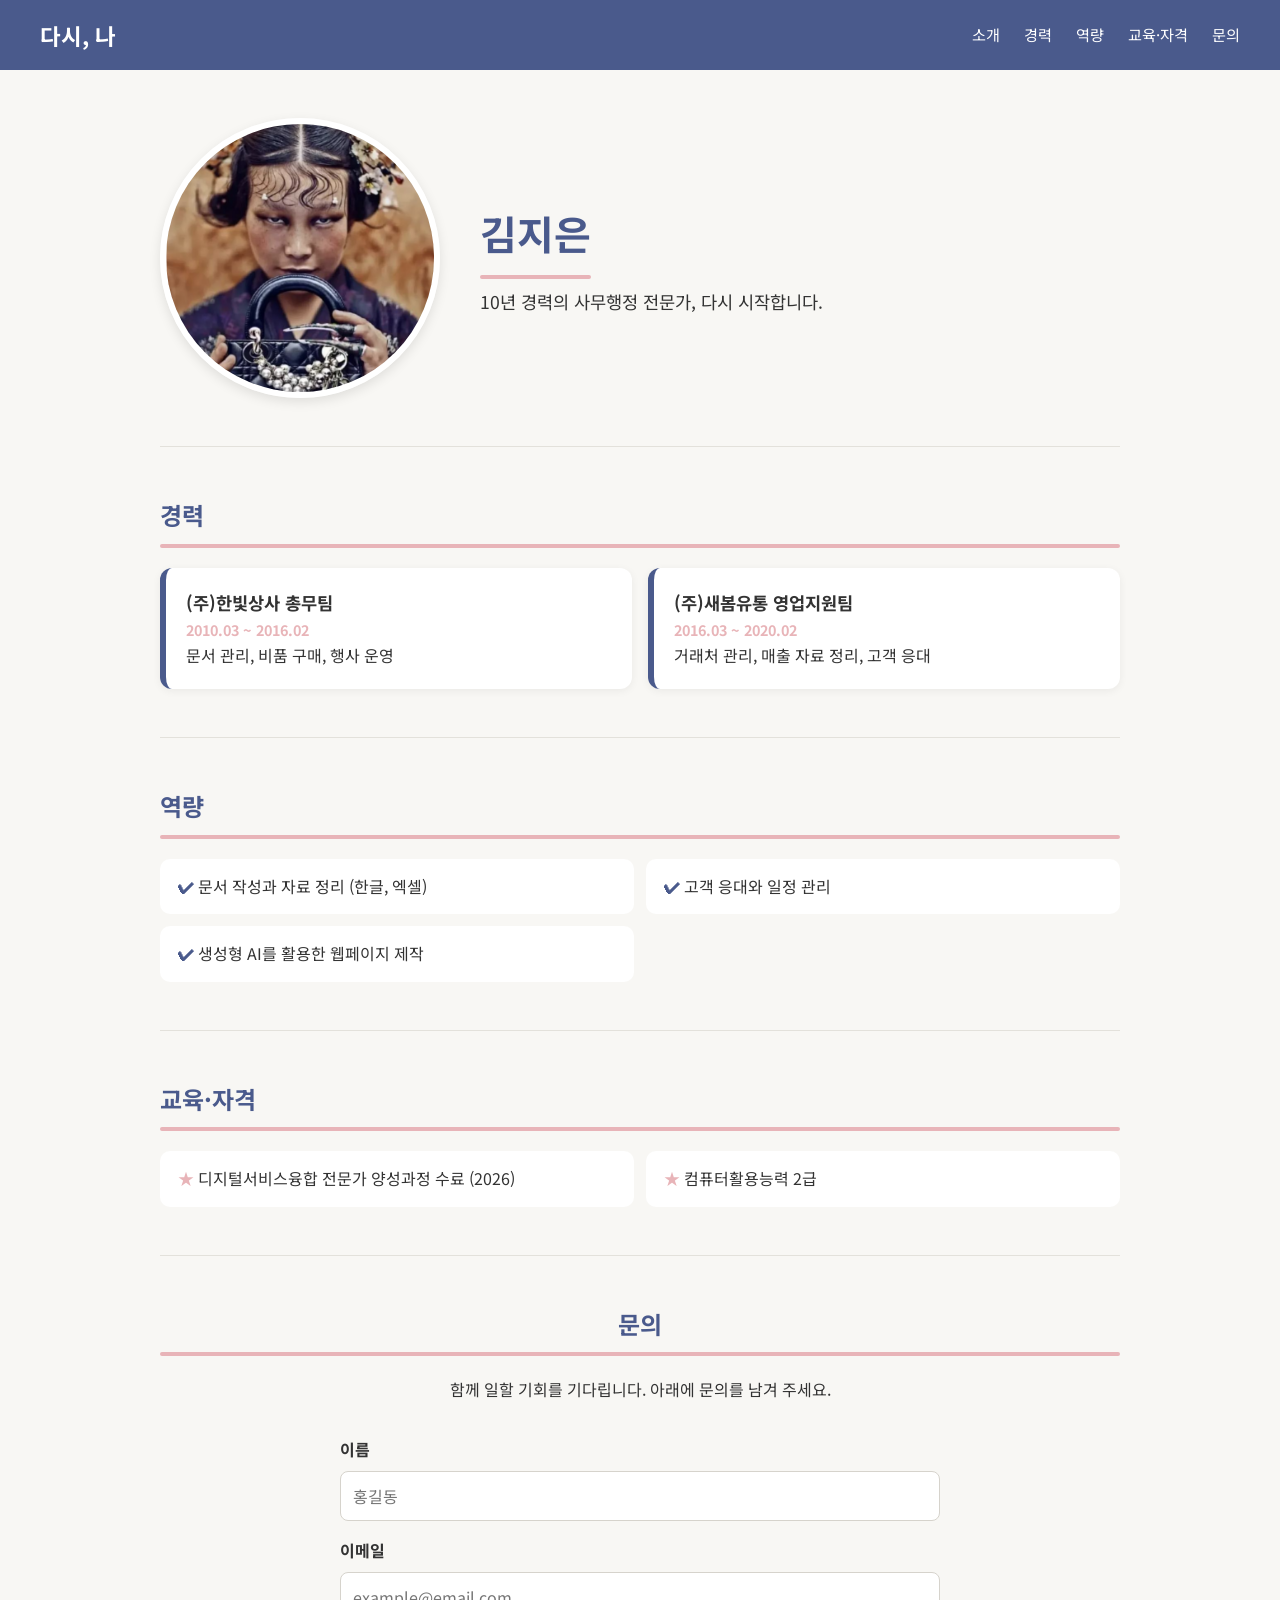
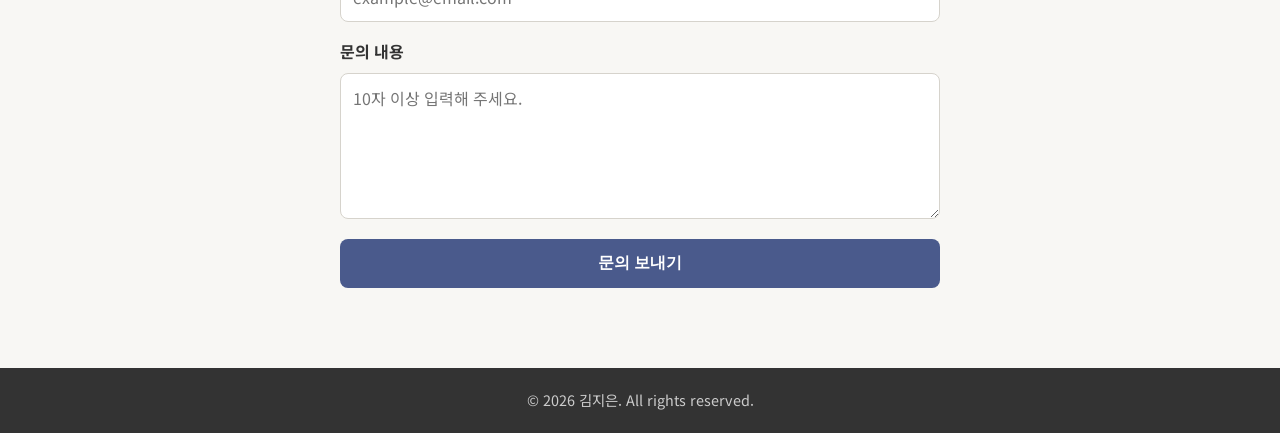
<file: public/index.html>
<!DOCTYPE html>
<html lang="ko">
<head>
  <!-- 문자 인코딩: 한글이 깨지지 않도록 설정 -->
  <meta charset="UTF-8">
  <!-- 모바일 화면 크기에 맞추는 설정 (2일차 반응형에서 사용) -->
  <meta name="viewport" content="width=device-width, initial-scale=1.0">
  <title>다시, 나 | 김지은 포트폴리오</title>

  <!-- Google Fonts: Noto Sans KR 글꼴 연결 -->
  <link rel="preconnect" href="https://fonts.googleapis.com">
  <link rel="preconnect" href="https://fonts.gstatic.com" crossorigin>
  <link href="https://fonts.googleapis.com/css2?family=Noto+Sans+KR:wght@400;700&display=swap" rel="stylesheet">

  <!-- 외부 CSS 파일 연결 -->
  <link rel="stylesheet" href="css/style.css">

  <!-- 외부 JavaScript 파일 연결 (defer: 화면을 다 읽은 뒤 실행) -->
  <script src="js/script.js" defer></script>
</head>
<body>

    <!-- 머리 영역: 사이트 이름, 휴대폰 메뉴 버튼, 메뉴 -->
  <header>
    <h1>다시, 나</h1>
    <!-- 휴대폰 메뉴 버튼 (3일차 추가) -->
    <button type="button" id="menu-btn" aria-label="메뉴 열기" aria-expanded="false">☰</button>
    <nav id="main-nav">
      <ul>
        <li><a href="#about">소개</a></li>
        <li><a href="#career">경력</a></li>
        <li><a href="#skills">역량</a></li>
        <li><a href="#education">교육·자격</a></li>
        <li><a href="#contact">문의</a></li>
      </ul>
    </nav>
  </header>

  <main>
    <!-- 소개 영역: 프로필 사진과 한 줄 소개 -->
    <section id="about">
      <img src="/public/img/스크린샷 2026-09-22 172156.png" alt="김길동 프로필 사진" width="400" height="400">
      <h2>김지은</h2>
      <p>10년 경력의 사무행정 전문가, 다시 시작합니다.</p>
    </section>

    <!-- 경력 영역: 회사, 기간, 담당 업무 -->
    <section id="career">
      <h2>경력</h2>
      <article>
        <h3>(주)한빛상사 총무팀</h3>
        <p>2010.03 ~ 2016.02</p>
        <p>문서 관리, 비품 구매, 행사 운영</p>
      </article>
      <article>
        <h3>(주)새봄유통 영업지원팀</h3>
        <p>2016.03 ~ 2020.02</p>
        <p>거래처 관리, 매출 자료 정리, 고객 응대</p>
      </article>
    </section>

    <!-- 역량 영역: 나의 강점 -->
    <section id="skills">
      <h2>역량</h2>
      <ul>
        <li>문서 작성과 자료 정리 (한글, 엑셀)</li>
        <li>고객 응대와 일정 관리</li>
        <li>생성형 AI를 활용한 웹페이지 제작</li>
      </ul>
    </section>

    <!-- 교육·자격 영역 -->
    <section id="education">
      <h2>교육·자격</h2>
      <ul>
        <li>디지털서비스융합 전문가 양성과정 수료 (2026)</li>
        <li>컴퓨터활용능력 2급</li>
      </ul>
    </section>

        <!-- 문의 영역: 입력 폼 (4일차에 서버와 연결 예정) -->
    <section id="contact">
      <h2>문의</h2>
      <p>함께 일할 기회를 기다립니다. 아래에 문의를 남겨 주세요.</p>
      <form id="contact-form" novalidate>
        <label for="name">이름</label>
        <input type="text" id="name" name="name" placeholder="홍길동">

        <label for="email">이메일</label>
        <input type="email" id="email" name="email" placeholder="example@email.com">

        <label for="message">문의 내용</label>
        <textarea id="message" name="message" rows="5" placeholder="10자 이상 입력해 주세요."></textarea>

        <button type="submit">문의 보내기</button>
        <!-- 입력 확인 결과 문구가 나타나는 곳 -->
        <p id="form-msg" aria-live="polite"></p>
      </form>
    </section>
  </main>

  <!-- 바닥 영역: 저작권 표시 -->
  <footer>
    <p>&copy; 2026 김지은. All rights reserved.</p>
  </footer>

    <!-- 맨 위로 가기 버튼 (3일차 추가) -->
  <button type="button" id="top-btn" aria-label="맨 위로 가기">↑</button>
</body>
</html>
</file>
<file: public/css/style.css>
/* =========================================
   다시, 나 - 스타일 파일
   1일차: 구글 글꼴만 적용 (디자인은 2일차)
   ========================================= */

/* 페이지 전체에 Noto Sans KR 글꼴 적용 */
body {
	font-family: "Noto Sans KR", sans-serif;
}

/* =========================================
   다시, 나 - 스타일 파일
   2일차: 기본 디자인 (휴대폰 화면 기준)
   ========================================= */

/* 1. 색상 변수 */
:root {
	/*--main-color: #2f6f5e; /* 대표색: 짙은 초록 */
	--main-color: #4a5a8c; /* 대표색: 짙은 초록 */
	/*--point-color: #f2a65a; /* 강조색: 살구색 */
	--point-color: #e8b4b8; /* 강조색: 살구색 */
	--text-color: #333333; /* 글자색 */
	--bg-color: #f8f7f4; /* 배경색: 따뜻한 미색 */
	--white: #ffffff;
}

/* 2. 기본 설정 */
* {
	box-sizing: border-box; /* 여백을 포함해 크기 계산 */
	margin: 0;
	padding: 0;
}
html {
	scroll-behavior: smooth; /* 메뉴 클릭 시 부드럽게 이동 */
}
body {
	font-family: "Noto Sans KR", sans-serif;
	color: var(--text-color);
	background-color: var(--bg-color);
	line-height: 1.7;
}
img {
	max-width: 100%; /* 화면보다 커지지 않게 */
	height: auto;
	display: block;
}
a {
	color: inherit;
	text-decoration: none; /* 링크 밑줄 제거 */
}
ul {
	list-style: none; /* 목록 점 제거 */
}

/* 3. 헤더와 메뉴 (Flexbox) */
header {
	position: sticky; /* 스크롤해도 위에 고정 */
	top: 0;
	z-index: 10;
	background-color: var(--main-color);
	color: var(--white);
	padding: 12px 20px;
}
header h1 {
	font-size: 1.4rem;
}
nav ul {
	display: flex;
	flex-wrap: wrap; /* 화면이 좁으면 다음 줄로 */
	gap: 4px 16px;
	margin-top: 8px;
}
nav a {
	font-size: 0.95rem;
}
nav a:hover {
	color: var(--point-color);
}

/* 4. 본문 공통 */
main {
	max-width: 1000px; /* 넓은 화면에서도 가운데 정렬 */
	margin: 0 auto;
	padding: 0 20px;
}
section {
	padding: 48px 0;
	border-bottom: 1px solid #e3e1db;
	scroll-margin-top: 100px; /* 고정 헤더에 제목이 가리지 않게 */
}
section:last-child {
	border-bottom: none;
}
section h2 {
	font-size: 1.5rem;
	color: var(--main-color);
	margin-bottom: 20px;
}
section h2::after {
	/* 제목 아래 강조색 짧은 밑줄 */
	content: "";
	display: block;
	width: 100%;
	height: 4px;
	margin-top: 8px;
	background-color: var(--point-color);
	border-radius: 2px;
}

/* 5. 소개 영역 (Grid) */
#about {
	display: grid;
	justify-items: center;
	text-align: center;
	gap: 16px;
}
#about img {
	width: 200px;
	height: 200px;
	border-radius: 50%; /* 원형 사진 */
	object-fit: cover;
	border: 6px solid var(--white);
	box-shadow: 0 4px 12px rgba(0, 0, 0, 0.1);
}
#about h2 {
	font-size: 2rem;
	margin-bottom: 0;
}
#about h2::after {
	margin: 8px auto 0; /* 밑줄 가운데 정렬 */
}
#about p {
	font-size: 1.1rem;
}

/* 6. 경력 카드 (Grid) */
#career {
	display: grid;
	grid-template-columns: 1fr;
	gap: 16px;
}
#career h2 {
	grid-column: 1 / -1; /* 제목은 한 줄 전체 차지 */
	margin-bottom: 4px;
}
#career article {
	background-color: var(--white);
	padding: 20px;
	border-radius: 12px;
	border-left: 6px solid var(--main-color);
	box-shadow: 0 2px 8px rgba(0, 0, 0, 0.06);
}
#career h3 {
	font-size: 1.1rem;
}
#career article p:first-of-type {
	/* 근무 기간 */
	color: var(--point-color);
	font-weight: 700;
	font-size: 0.9rem;
}

/* 7. 역량·교육 목록 */
#skills ul,
#education ul {
	display: grid;
	gap: 12px;
}
#skills li,
#education li {
	background-color: var(--white);
	padding: 14px 18px;
	border-radius: 10px;
}
#skills li::before {
	content: "✔ ";
	color: var(--main-color);
	font-weight: 700;
}
#education li::before {
	content: "★ ";
	color: var(--point-color);
}

/* 8. 문의 영역 */
#contact {
	text-align: center;
}
#contact h2::after {
	margin: 8px auto 0;
}
#contact img {
	margin: 20px auto 0;
	border-radius: 12px;
}

/* 9. 바닥 영역 */
footer {
	background-color: var(--text-color);
	color: #cccccc;
	text-align: center;
	padding: 20px;
	font-size: 0.9rem;
}

/* 10. 반응형: 태블릿 (768px 이상) */
@media (min-width: 768px) {
	header {
		display: flex; /* 사이트 이름과 메뉴를 한 줄로 */
		justify-content: space-between;
		align-items: center;
		padding: 16px 40px;
	}
	nav ul {
		margin-top: 0;
		gap: 24px;
	}
	#about {
		grid-template-columns: auto 1fr; /* 사진 칸 + 글 칸 */
		justify-items: start;
		text-align: left;
		column-gap: 40px;
		row-gap: 8px;
	}
	#about img {
		grid-row: 1 / 3; /* 사진이 두 줄을 차지 */
	}
	#about h2 {
		align-self: end;
	}
	#about h2::after {
		margin: 8px 0 0; /* 밑줄 왼쪽 정렬 */
	}
	#about p {
		align-self: start;
	}
	#career {
		grid-template-columns: 1fr 1fr; /* 경력 카드 2열 */
	}
	#skills ul,
	#education ul {
		grid-template-columns: 1fr 1fr; /* 목록 2열 */
	}
}

/* 11. 반응형: PC (1024px 이상) */
@media (min-width: 1024px) {
	#about img {
		width: 280px;
		height: 280px;
	}
	#about h2 {
		font-size: 2.5rem;
	}
}


/* 12. 휴대폰 메뉴 (3일차) */
header {
  display: flex;                 /* 사이트 이름과 버튼을 한 줄로 */
  flex-wrap: wrap;
  justify-content: space-between;
  align-items: center;
}
#menu-btn {
  background: none;
  border: none;
  color: var(--white);
  font-size: 1.6rem;
  line-height: 1;
  cursor: pointer;
}
#main-nav {
  display: none;                 /* 휴대폰: 처음에는 메뉴 숨김 */
  width: 100%;
}
#main-nav.open {
  display: block;                /* open 표시가 붙으면 메뉴 보임 */
}
#main-nav ul {
  flex-direction: column;        /* 휴대폰: 세로 메뉴 */
  gap: 0;
}
#main-nav a {
  display: block;
  padding: 10px 0;
  border-top: 1px solid rgba(255, 255, 255, 0.2);
}

/* 태블릿·PC (768px 이상): 버튼 숨기고 메뉴 항상 보이기 */
@media (min-width: 768px) {
  #menu-btn {
    display: none;
  }
  #main-nav {
    display: block;
    width: auto;
  }
  #main-nav ul {
    flex-direction: row;
    gap: 24px;
  }
  #main-nav a {
    padding: 0;
    border-top: none;
  }
}


/* 13. 맨 위로 가기 버튼 (3일차) */
#top-btn {
  position: fixed;               /* 화면 오른쪽 아래에 고정 */
  right: 20px;
  bottom: 20px;
  z-index: 20;
  width: 48px;
  height: 48px;
  border: none;
  border-radius: 50%;            /* 원형 버튼 */
  background-color: var(--point-color);
  color: var(--white);
  font-size: 1.4rem;
  cursor: pointer;
  box-shadow: 0 4px 10px rgba(0, 0, 0, 0.15);
  opacity: 0;                    /* 처음에는 숨김 */
  visibility: hidden;
  transition: opacity 0.3s, visibility 0.3s;
}
#top-btn.show {                  /* show 표시가 붙으면 나타남 */
  opacity: 1;
  visibility: visible;
}

/* 14. 문의 폼 (3일차) */
#contact-form {
  display: grid;
  gap: 8px;
  max-width: 600px;
  margin: 24px auto 0;
  text-align: left;
}
#contact-form label {
  margin-top: 8px;
  font-weight: 700;
}
#contact-form input,
#contact-form textarea {
  width: 100%;
  padding: 12px;
  border: 1px solid #d6d3cc;
  border-radius: 8px;
  font-family: inherit;
  font-size: 1rem;
}
#contact-form input:focus,
#contact-form textarea:focus {   /* 입력 중인 칸 강조 */
  outline: 2px solid var(--main-color);
  border-color: transparent;
}
#contact-form button {
  margin-top: 12px;
  padding: 14px;
  border: none;
  border-radius: 8px;
  background-color: var(--main-color);
  color: var(--white);
  font-size: 1rem;
  font-weight: 700;
  cursor: pointer;
}
#contact-form button:hover {
  opacity: 0.9;
}
#form-msg {
  min-height: 1.5em;
  text-align: center;
  font-weight: 700;
}
#form-msg.error {
  color: #c0392b;                /* 오류: 빨간색 */
}
#form-msg.success {
  color: var(--main-color);      /* 성공: 대표색 */
}
</file>
